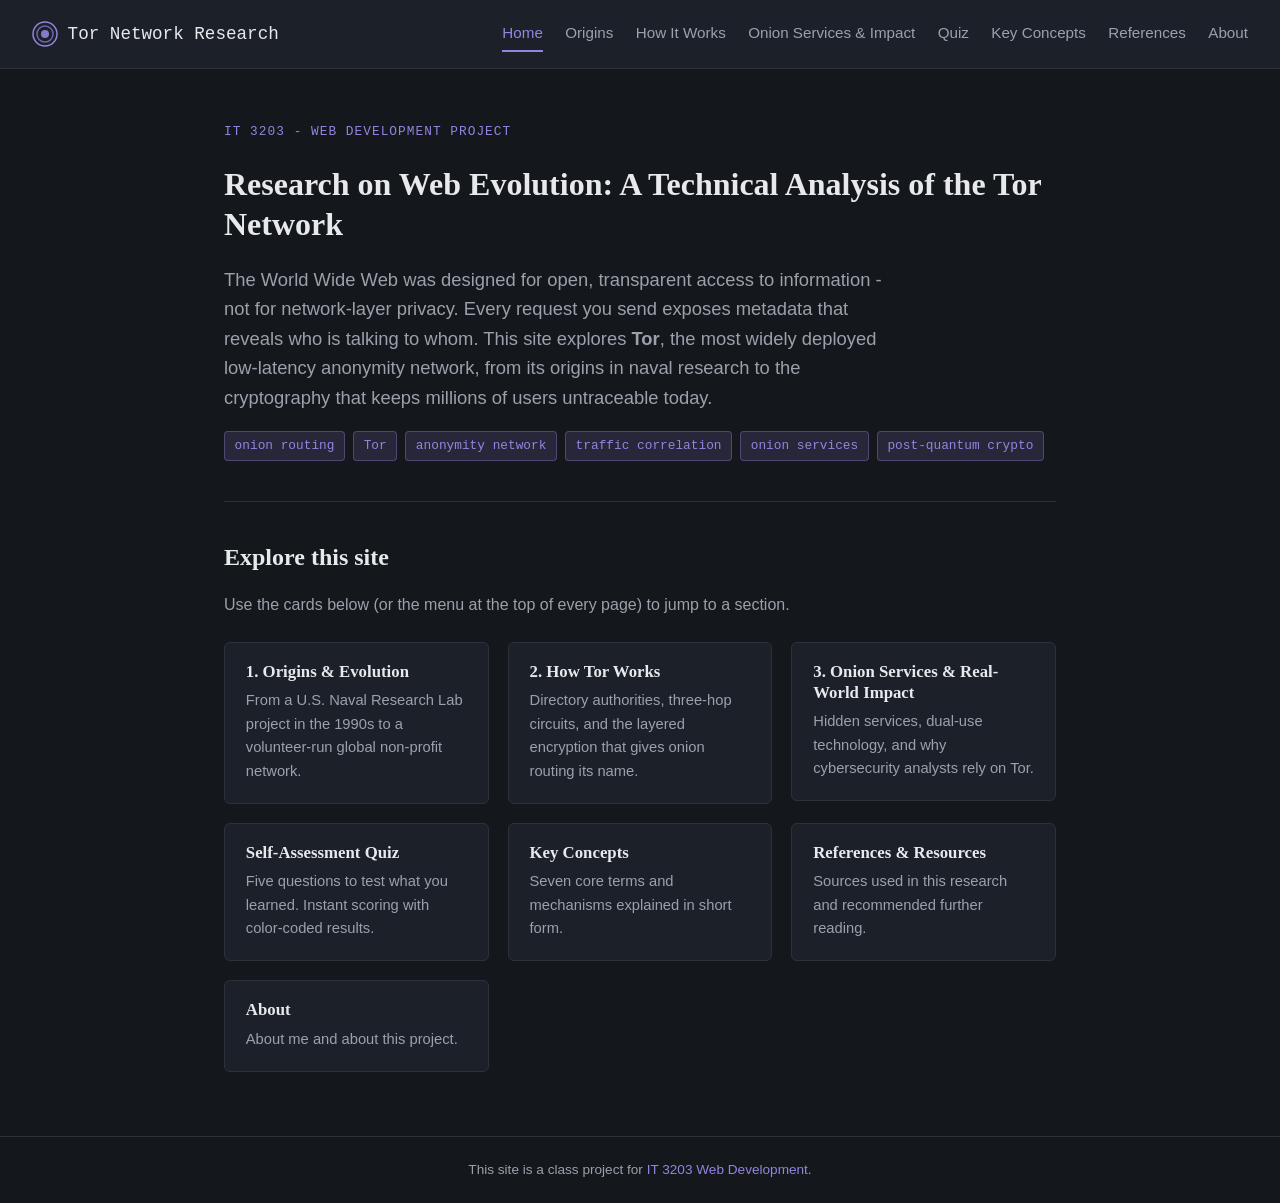
<file: index.html>
<!DOCTYPE html>
<html lang="en">
<head>
  <meta charset="UTF-8">
  <meta name="viewport" content="width=device-width, initial-scale=1.0">
  <title>Onion Routing Explained | Tor Network Research</title>
  <link rel="stylesheet" href="css/style.css">
</head>
<body>

  <!-- - Site header / consistent nav (same block on every page) - -->
  <header id="site-header">
    <div class="logo">
      <img src="images/logo-ring.svg" alt="" class="ring" width="26" height="26">
      Tor Network Research
    </div>
    <button id="nav-toggle" class="nav-toggle" aria-label="Toggle menu" aria-expanded="false">
      <span></span><span></span><span></span>
    </button>
    <nav class="main-nav">
      <a href="index.html" class="active">Home</a>
      <a href="topic1.html">Origins</a>
      <a href="topic2.html">How It Works</a>
      <a href="topic3.html">Onion Services &amp; Impact</a>
      <a href="quiz.html">Quiz</a>
      <a href="key-concepts.html">Key Concepts</a>
      <a href="references.html">References</a>
      <a href="about.html">About</a>
    </nav>
  </header>

  <main>
    <!-- - Homepage / cover page - -->
    <p class="eyebrow">IT 3203 - Web Development Project</p>
    <h1>Research on Web Evolution: A Technical Analysis of the Tor Network</h1>

    <p class="lede">
      The World Wide Web was designed for open, transparent access to information -
      not for network-layer privacy. Every request you send exposes metadata that
      reveals who is talking to whom. This site explores <strong>Tor</strong>, the most
      widely deployed low-latency anonymity network, from its origins in naval research
      to the cryptography that keeps millions of users untraceable today.
    </p>

    <div class="key-terms">
      <span>onion routing</span>
      <span>Tor</span>
      <span>anonymity network</span>
      <span>traffic correlation</span>
      <span>onion services</span>
      <span>post-quantum crypto</span>
    </div>

    <hr class="divider">

    <h2>Explore this site</h2>
    <p class="lede lede-sub">
      Use the cards below (or the menu at the top of every page) to jump to a section.
    </p>

    <!-- Table of contents: implemented as a CSS Grid of cards -->
    <div class="toc-grid">
      <a href="topic1.html" class="toc-link">
        <div class="toc-card">
          <h3>1. Origins &amp; Evolution</h3>
          <p>From a U.S. Naval Research Lab project in the 1990s to a volunteer-run
             global non-profit network.</p>
        </div>
      </a>
      <a href="topic2.html" class="toc-link">
        <div class="toc-card">
          <h3>2. How Tor Works</h3>
          <p>Directory authorities, three-hop circuits, and the layered encryption
             that gives onion routing its name.</p>
        </div>
      </a>
      <a href="topic3.html" class="toc-link">
        <div class="toc-card">
          <h3>3. Onion Services &amp; Real-World Impact</h3>
          <p>Hidden services, dual-use technology, and why cybersecurity analysts
             rely on Tor.</p>
        </div>
      </a>
      <a href="quiz.html" class="toc-link">
        <div class="toc-card">
          <h3>Self-Assessment Quiz</h3>
          <p>Five questions to test what you learned. Instant scoring with
             color-coded results.</p>
        </div>
      </a>
      <a href="key-concepts.html" class="toc-link">
        <div class="toc-card">
          <h3>Key Concepts</h3>
          <p>Seven core terms and mechanisms explained in short form.</p>
        </div>
      </a>
      <a href="references.html" class="toc-link">
        <div class="toc-card">
          <h3>References &amp; Resources</h3>
          <p>Sources used in this research and recommended further reading.</p>
        </div>
      </a>
      <a href="about.html" class="toc-link">
        <div class="toc-card">
          <h3>About</h3>
          <p>About me and about this project.</p>
        </div>
      </a>
    </div>
  </main>

  <!-- - Footer: required class-project notice - -->
  <footer>
    This site is a class project for
    <a href="https://ksuweb.github.io/IT3203/" target="_blank" rel="noopener">IT 3203 Web Development</a>.
  </footer>

  <script src="js/main.js"></script>
</body>
</html>
</file>
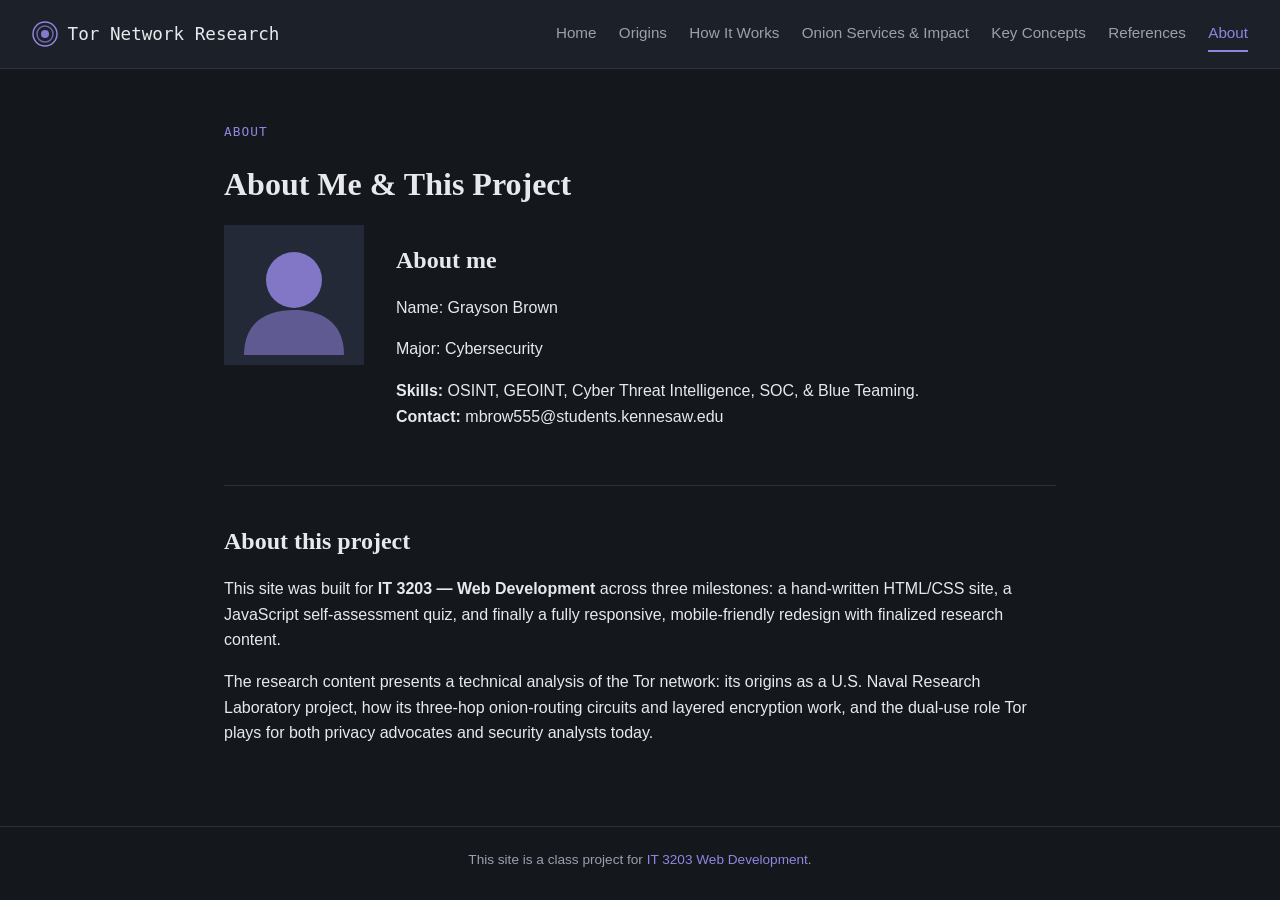
<file: about.html>
<!DOCTYPE html>
<html lang="en">
<head> 
  <meta charset="UTF-8"> 
  <meta name="viewport" content="width=device-width, initial-scale=1.0">
  <title>About | Tor Network Research</title>
  <link rel="stylesheet" href="css/style.css">
</head>
<body>

  <header id="site-header">
    <div class="logo">
      <img src="images/logo-ring.svg" alt="" class="ring" width="26" height="26">
      Tor Network Research
    </div>
    <button id="nav-toggle" class="nav-toggle" aria-label="Toggle menu" aria-expanded="false">
      <span></span><span></span><span></span>
    </button>
    <nav class="main-nav">
      <a href="index.html">Home</a>
      <a href="topic1.html">Origins</a>
      <a href="topic2.html">How It Works</a>
      <a href="topic3.html">Onion Services &amp; Impact</a>
      <a href="key-concepts.html">Key Concepts</a>
      <a href="references.html">References</a>
      <a href="about.html" class="active">About</a>
    </nav>
  </header>

  <main>
    <p class="eyebrow">About</p>
    <h1>About Me &amp; This Project</h1>

    <div class="about-layout">
      <img src="images/avatar.svg" class="avatar-ring">
      <div>
        <h2>About me</h2>
    
        <p>
          Name: Grayson Brown
        </p>
        <p>
          Major: Cybersecurity
        </p>
        <p>
          <strong>Skills:</strong> OSINT, GEOINT, Cyber Threat Intelligence, SOC, & Blue Teaming. <br>
          <strong>Contact:</strong> mbrow555@students.kennesaw.edu
        </p>
      </div>
    </div>

    <hr class="divider">

    <h2>About this project</h2>
    <p>
      This site was built for <strong>IT 3203 &mdash; Web Development</strong>
      across three milestones: a hand-written HTML/CSS site, a JavaScript
      self-assessment quiz, and finally a fully responsive, mobile-friendly
      redesign with finalized research content.
    </p>
    <p>
      The research content presents a technical analysis of the Tor network:
      its origins as a U.S. Naval Research Laboratory project, how its
      three-hop onion-routing circuits and layered encryption work, and the
      dual-use role Tor plays for both privacy advocates and security
      analysts today.
    </p>
  </main>

  <footer>
    This site is a class project for
    <a href="https://ksuweb.github.io/IT3203/" target="_blank" rel="noopener">IT 3203 Web Development</a>.
  </footer>

  <script src="js/main.js"></script>
</body>
</html>
</file>
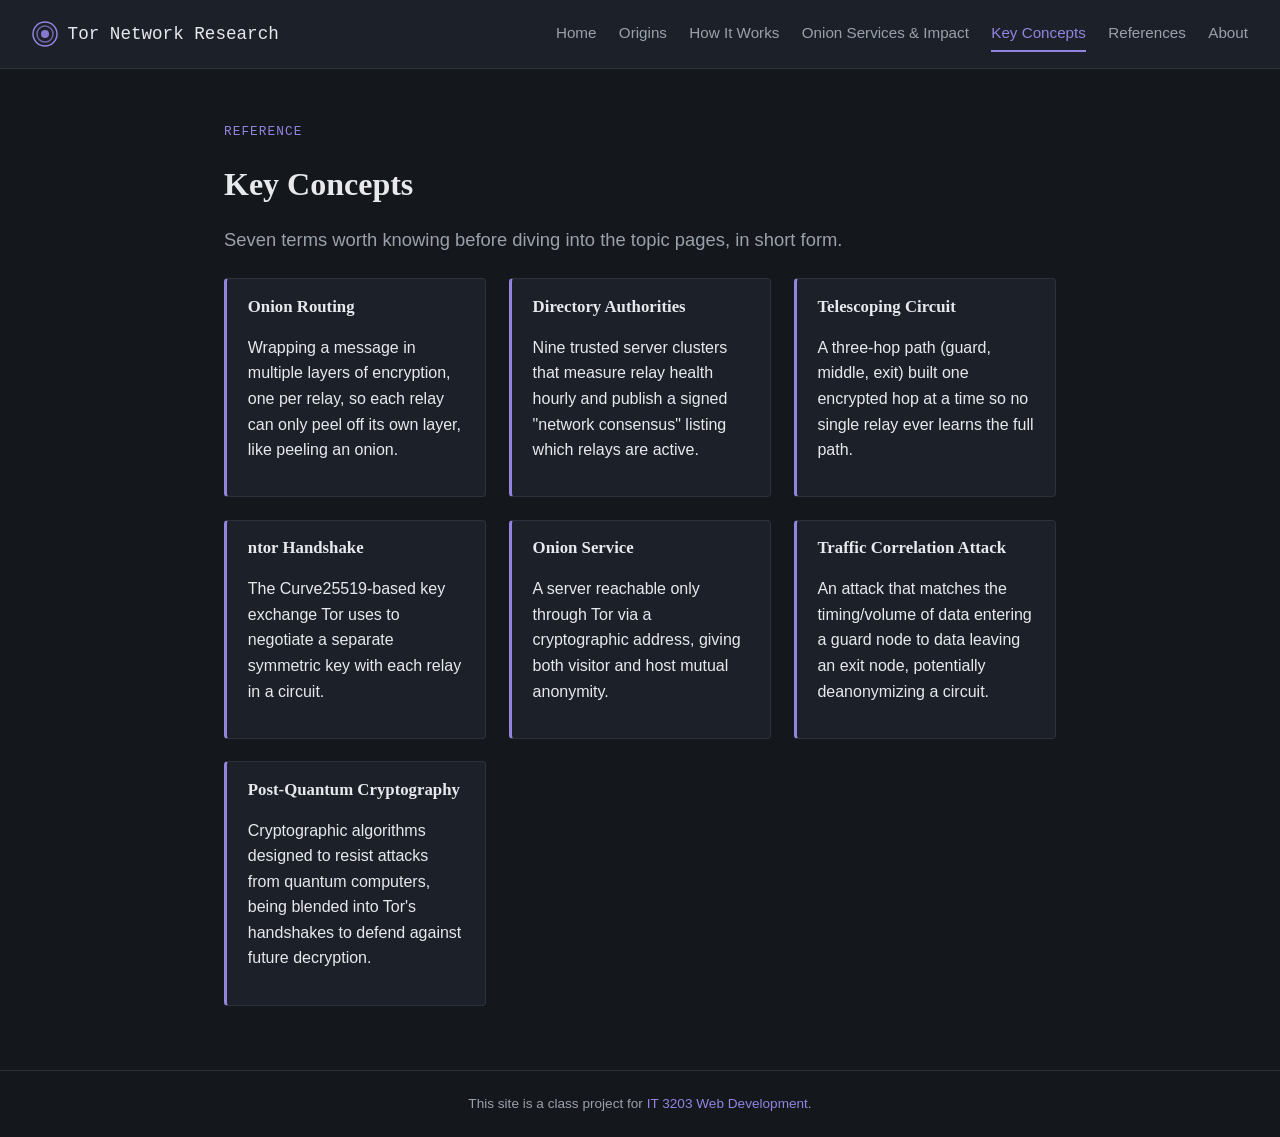
<file: key-concepts.html>
<!DOCTYPE html>
<html lang="en">
<head>
  <meta charset="UTF-8">
  <meta name="viewport" content="width=device-width, initial-scale=1.0">
  <title>Key Concepts | Tor Network Research</title>
  <link rel="stylesheet" href="css/style.css">
</head>
<body>

  <header id="site-header">
    <div class="logo">
      <img src="images/logo-ring.svg" alt="" class="ring" width="26" height="26">
      Tor Network Research
    </div>
    <button id="nav-toggle" class="nav-toggle" aria-label="Toggle menu" aria-expanded="false">
      <span></span><span></span><span></span>
    </button>
    <nav class="main-nav">
      <a href="index.html">Home</a>
      <a href="topic1.html">Origins</a>
      <a href="topic2.html">How It Works</a>
      <a href="topic3.html">Onion Services &amp; Impact</a>
      <a href="key-concepts.html" class="active">Key Concepts</a>
      <a href="references.html">References</a>
      <a href="about.html">About</a>
    </nav>
  </header>

  <main>
    <p class="eyebrow">Reference</p>
    <h1>Key Concepts</h1>
    <p class="lede">
      Seven terms worth knowing before diving into the topic pages, in short form.
    </p>

    <!-- CSS Grid of concept cards -->
    <div class="concept-grid">
      <div class="concept-card">
        <h3>Onion Routing</h3>
        <p>Wrapping a message in multiple layers of encryption, one per relay, so each
           relay can only peel off its own layer, like peeling an onion.</p>
      </div>
      <div class="concept-card">
        <h3>Directory Authorities</h3>
        <p>Nine trusted server clusters that measure relay health hourly and publish a
           signed "network consensus" listing which relays are active.</p>
      </div>
      <div class="concept-card">
        <h3>Telescoping Circuit</h3>
        <p>A three-hop path (guard, middle, exit) built one encrypted hop at a time so
           no single relay ever learns the full path.</p>
      </div>
      <div class="concept-card">
        <h3>ntor Handshake</h3>
        <p>The Curve25519-based key exchange Tor uses to negotiate a separate
           symmetric key with each relay in a circuit.</p>
      </div>
      <div class="concept-card">
        <h3>Onion Service</h3>
        <p>A server reachable only through Tor via a cryptographic address, giving
           both visitor and host mutual anonymity.</p>
      </div>
      <div class="concept-card">
        <h3>Traffic Correlation Attack</h3>
        <p>An attack that matches the timing/volume of data entering a guard node to
           data leaving an exit node, potentially deanonymizing a circuit.</p>
      </div>
      <div class="concept-card">
        <h3>Post-Quantum Cryptography</h3>
        <p>Cryptographic algorithms designed to resist attacks from quantum computers,
           being blended into Tor's handshakes to defend against future decryption.</p>
      </div>
    </div>
  </main>

  <footer>
    This site is a class project for
    <a href="https://ksuweb.github.io/IT3203/" target="_blank" rel="noopener">IT 3203 Web Development</a>.
  </footer>

  <script src="js/main.js"></script>
</body>
</html>
</file>
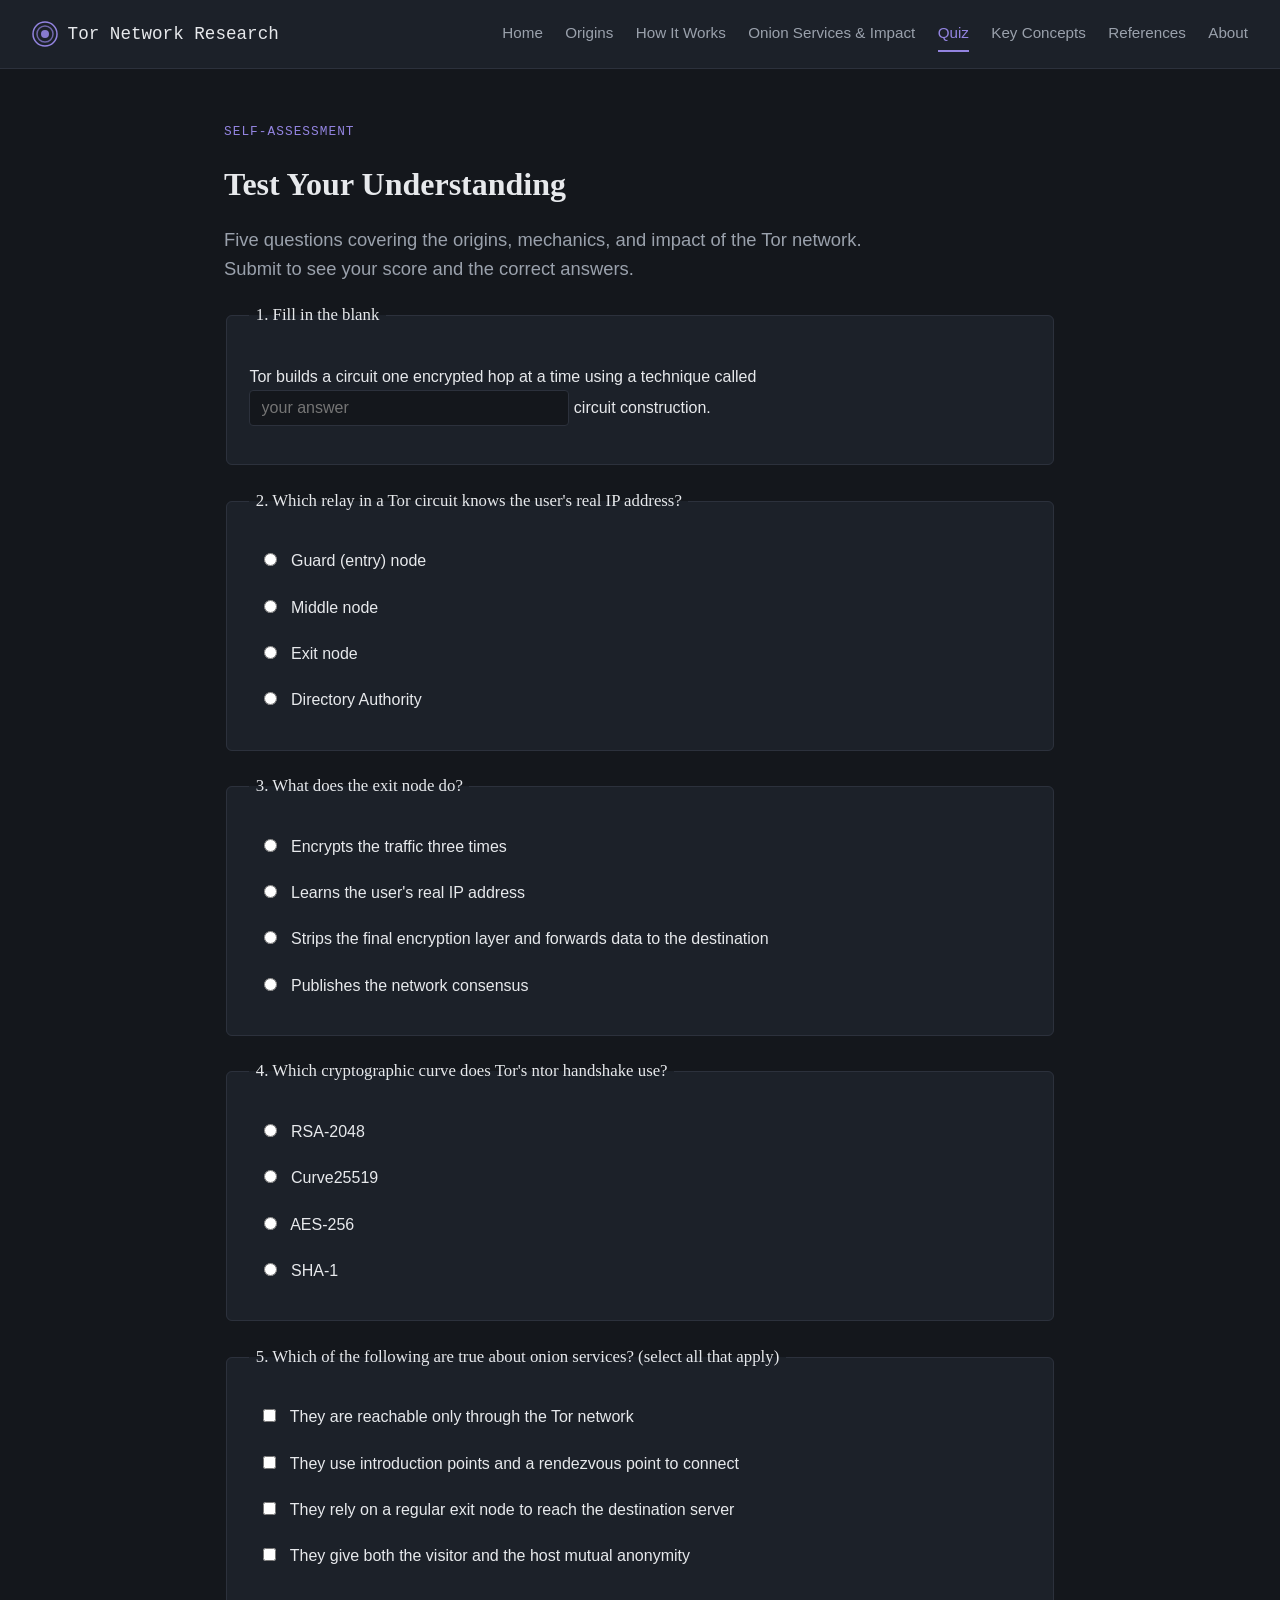
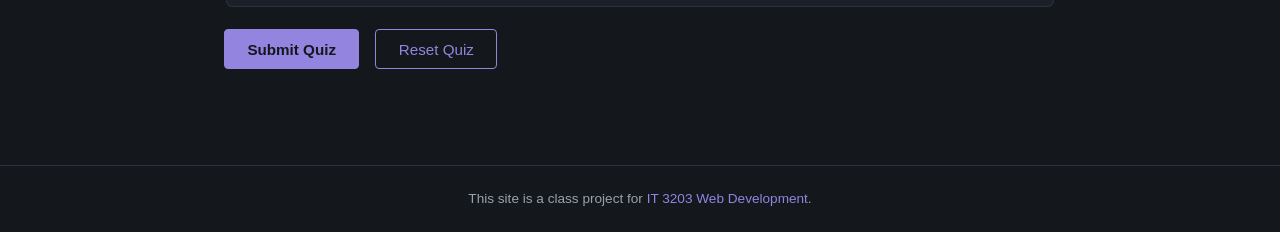
<file: quiz.html>
<!DOCTYPE html>
<html lang="en">
<head>
  <meta charset="UTF-8">
  <meta name="viewport" content="width=device-width, initial-scale=1.0">
  <title>Quiz | Tor Network Research</title>
  <link rel="stylesheet" href="css/style.css">
</head>
<body>

  <header id="site-header">
    <div class="logo">
      <img src="images/logo-ring.svg" alt="" class="ring" width="26" height="26">
      Tor Network Research
    </div>
    <button id="nav-toggle" class="nav-toggle" aria-label="Toggle menu" aria-expanded="false">
      <span></span><span></span><span></span>
    </button>
    <nav class="main-nav">
      <a href="index.html">Home</a>
      <a href="topic1.html">Origins</a>
      <a href="topic2.html">How It Works</a>
      <a href="topic3.html">Onion Services &amp; Impact</a>
      <a href="quiz.html" class="active">Quiz</a>
      <a href="key-concepts.html">Key Concepts</a>
      <a href="references.html">References</a>
      <a href="about.html">About</a>
    </nav>
  </header>

  <main>
    <p class="eyebrow">Self-Assessment</p>
    <h1>Test Your Understanding</h1>
    <p class="lede">
      Five questions covering the origins, mechanics, and impact of the Tor
      network. Submit to see your score and the correct answers.
    </p>

    <!--
      QUIZ FORM
      - Q1 is fill-in-the-blank (text input)
      - Q2, Q3, Q4 are multiple-choice, single answer (radio buttons)
      - Q5 is multi-select, more than one correct answer (checkboxes)
      The form's normal submit is intercepted in js/main.js so the page
      doesn't reload; that's what lets us show results instantly below.
    -->
    <form id="quiz-form" class="quiz-form">

      <!-- Question 1: fill in the blank -->
      <fieldset>
        <legend>1. Fill in the blank</legend>
        <p>
          Tor builds a circuit one encrypted hop at a time using a technique
          called
          <input type="text" id="q1" name="q1" placeholder="your answer">
          circuit construction.
        </p>
      </fieldset>

      <!-- Question 2: multiple choice, single correct answer -->
      <fieldset>
        <legend>2. Which relay in a Tor circuit knows the user's real IP address?</legend>
        <label class="option">
          <input type="radio" name="q2" value="guard"> Guard (entry) node
        </label>
        <label class="option">
          <input type="radio" name="q2" value="middle"> Middle node
        </label>
        <label class="option">
          <input type="radio" name="q2" value="exit"> Exit node
        </label>
        <label class="option">
          <input type="radio" name="q2" value="directory"> Directory Authority
        </label>
      </fieldset>

      <!-- Question 3: multiple choice, single correct answer -->
      <fieldset>
        <legend>3. What does the exit node do?</legend>
        <label class="option">
          <input type="radio" name="q3" value="encrypt"> Encrypts the traffic three times
        </label>
        <label class="option">
          <input type="radio" name="q3" value="ip"> Learns the user's real IP address
        </label>
        <label class="option">
          <input type="radio" name="q3" value="strip"> Strips the final encryption layer and forwards data to the destination
        </label>
        <label class="option">
          <input type="radio" name="q3" value="consensus"> Publishes the network consensus
        </label>
      </fieldset>

      <!-- Question 4: multiple choice, single correct answer -->
      <fieldset>
        <legend>4. Which cryptographic curve does Tor's ntor handshake use?</legend>
        <label class="option">
          <input type="radio" name="q4" value="rsa"> RSA-2048
        </label>
        <label class="option">
          <input type="radio" name="q4" value="curve25519"> Curve25519
        </label>
        <label class="option">
          <input type="radio" name="q4" value="aes"> AES-256
        </label>
        <label class="option">
          <input type="radio" name="q4" value="sha1"> SHA-1
        </label>
      </fieldset>

      <!-- Question 5: multi-select, more than one correct answer -->
      <fieldset>
        <legend>5. Which of the following are true about onion services? (select all that apply)</legend>
        <label class="option">
          <input type="checkbox" name="q5" value="a"> They are reachable only through the Tor network
        </label>
        <label class="option">
          <input type="checkbox" name="q5" value="b"> They use introduction points and a rendezvous point to connect
        </label>
        <label class="option">
          <input type="checkbox" name="q5" value="c"> They rely on a regular exit node to reach the destination server
        </label>
        <label class="option">
          <input type="checkbox" name="q5" value="d"> They give both the visitor and the host mutual anonymity
        </label>
      </fieldset>

      <div class="quiz-buttons">
        <button type="submit" class="btn btn-primary">Submit Quiz</button>
        <button type="button" id="reset-btn" class="btn btn-secondary">Reset Quiz</button>
      </div>
    </form>

    <!-- Results are injected here by JavaScript after submission -->
    <div id="quiz-results"></div>
  </main>

  <footer>
    This site is a class project for
    <a href="https://ksuweb.github.io/IT3203/" target="_blank" rel="noopener">IT 3203 Web Development</a>.
  </footer>

  <script src="js/main.js"></script>
</body>
</html>
</file>
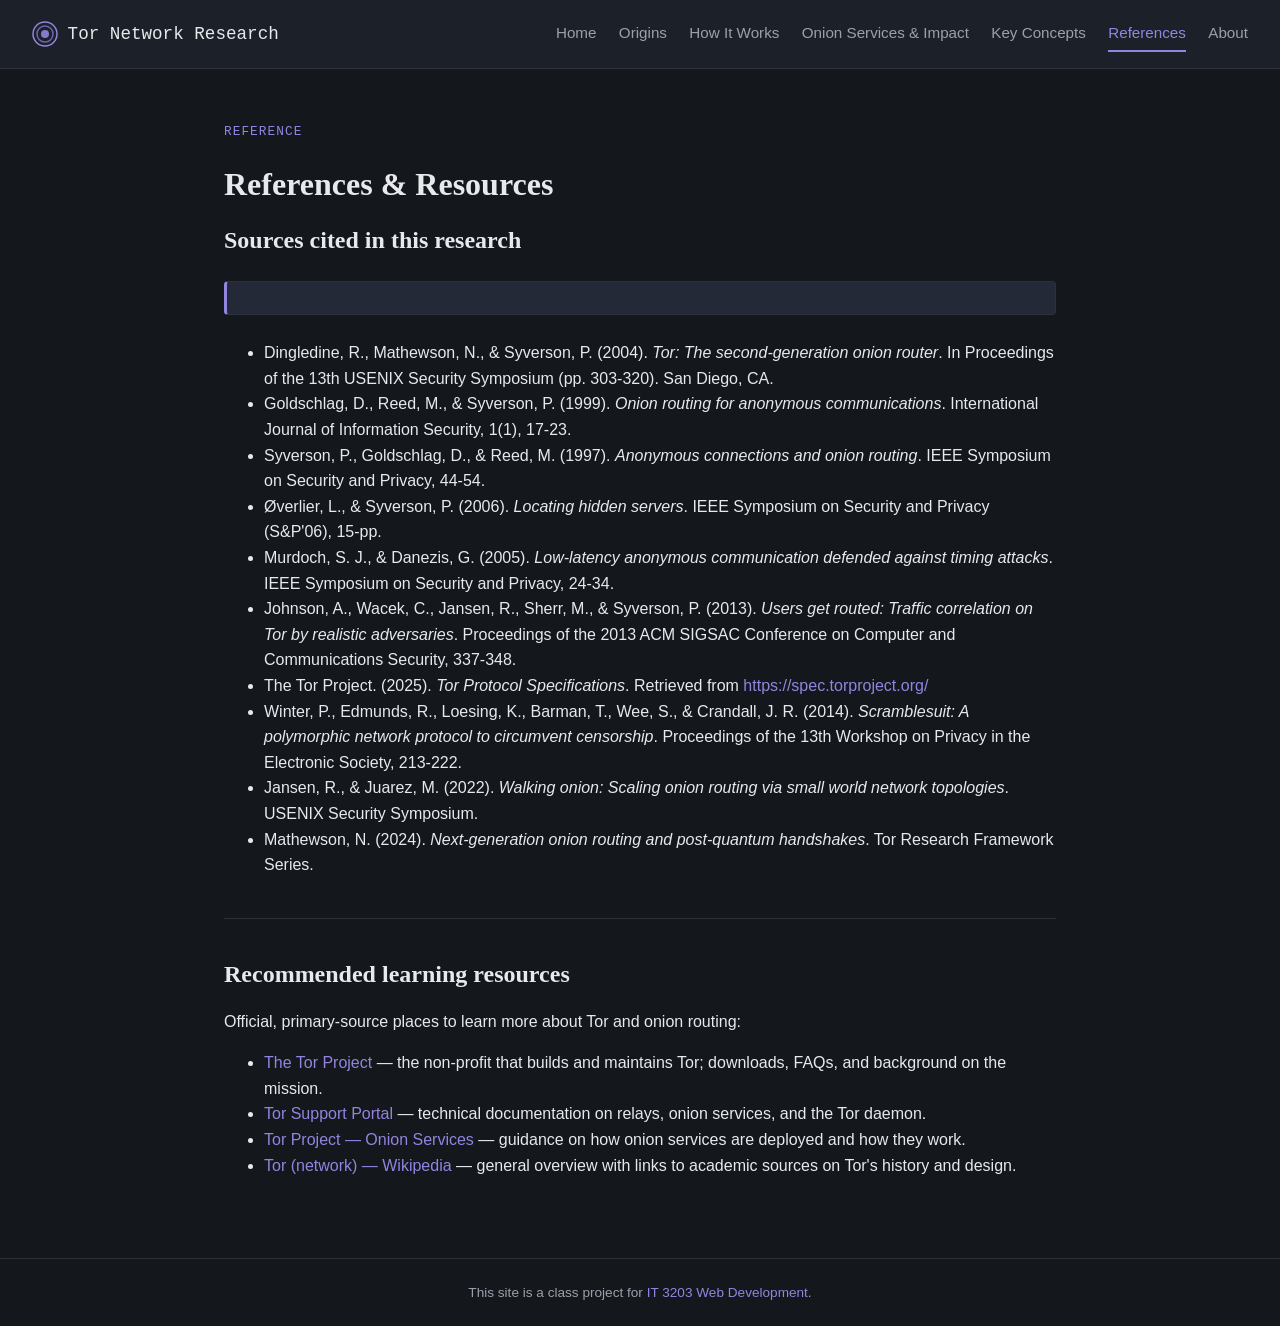
<file: references.html>
<!DOCTYPE html>
<html lang="en">
<head>
  <meta charset="UTF-8">
  <meta name="viewport" content="width=device-width, initial-scale=1.0">
  <title>References &amp; Resources | Tor Network Research</title>
  <link rel="stylesheet" href="css/style.css">
</head>
<body>

  <header id="site-header">
    <div class="logo">
      <img src="images/logo-ring.svg" alt="" class="ring" width="26" height="26">
      Tor Network Research
    </div>
    <button id="nav-toggle" class="nav-toggle" aria-label="Toggle menu" aria-expanded="false">
      <span></span><span></span><span></span>
    </button>
    <nav class="main-nav">
      <a href="index.html">Home</a>
      <a href="topic1.html">Origins</a>
      <a href="topic2.html">How It Works</a>
      <a href="topic3.html">Onion Services &amp; Impact</a>
      <a href="key-concepts.html">Key Concepts</a>
      <a href="references.html" class="active">References</a>
      <a href="about.html">About</a>
    </nav>
  </header>

  <main>
    <p class="eyebrow">Reference</p>
    <h1>References &amp; Resources</h1>

    <h2>Sources cited in this research</h2>
    <div class="callout">
    </div>
    <ul>
  <li>Dingledine, R., Mathewson, N., &amp; Syverson, P. (2004). <em>Tor: The second-generation onion router</em>. In Proceedings of the 13th USENIX Security Symposium (pp. 303-320). San Diego, CA.</li>
  <li>Goldschlag, D., Reed, M., &amp; Syverson, P. (1999). <em>Onion routing for anonymous communications</em>. International Journal of Information Security, 1(1), 17-23.</li>
  <li>Syverson, P., Goldschlag, D., &amp; Reed, M. (1997). <em>Anonymous connections and onion routing</em>. IEEE Symposium on Security and Privacy, 44-54.</li>
  <li>&Oslash;verlier, L., &amp; Syverson, P. (2006). <em>Locating hidden servers</em>. IEEE Symposium on Security and Privacy (S&amp;P'06), 15-pp.</li>
  <li>Murdoch, S. J., &amp; Danezis, G. (2005). <em>Low-latency anonymous communication defended against timing attacks</em>. IEEE Symposium on Security and Privacy, 24-34.</li>
  <li>Johnson, A., Wacek, C., Jansen, R., Sherr, M., &amp; Syverson, P. (2013). <em>Users get routed: Traffic correlation on Tor by realistic adversaries</em>. Proceedings of the 2013 ACM SIGSAC Conference on Computer and Communications Security, 337-348.</li>
  <li>The Tor Project. (2025). <em>Tor Protocol Specifications</em>. Retrieved from <a href="https://spec.torproject.org/" target="_blank">https://spec.torproject.org/</a></li>
  <li>Winter, P., Edmunds, R., Loesing, K., Barman, T., Wee, S., &amp; Crandall, J. R. (2014). <em>Scramblesuit: A polymorphic network protocol to circumvent censorship</em>. Proceedings of the 13th Workshop on Privacy in the Electronic Society, 213-222.</li>
  <li>Jansen, R., &amp; Juarez, M. (2022). <em>Walking onion: Scaling onion routing via small world network topologies</em>. USENIX Security Symposium.</li>
  <li>Mathewson, N. (2024). <em>Next-generation onion routing and post-quantum handshakes</em>. Tor Research Framework Series.</li>
</ul>
    <hr class="divider">

    <h2>Recommended learning resources</h2>
    <p>Official, primary-source places to learn more about Tor and onion routing:</p>
    <ul>
      <li>
        <a href="https://www.torproject.org/" target="_blank" rel="noopener">The Tor Project</a>
        &mdash; the non-profit that builds and maintains Tor; downloads, FAQs, and background on the mission.
      </li>
      <li>
        <a href="https://support.torproject.org/" target="_blank" rel="noopener">Tor Support Portal</a>
        &mdash; technical documentation on relays, onion services, and the Tor daemon.
      </li>
      <li>
        <a href="https://community.torproject.org/onion-services/" target="_blank" rel="noopener">Tor Project &mdash; Onion Services</a>
        &mdash; guidance on how onion services are deployed and how they work.
      </li>
      <li>
        <a href="https://en.wikipedia.org/wiki/Tor_(network)" target="_blank" rel="noopener">Tor (network) &mdash; Wikipedia</a>
        &mdash; general overview with links to academic sources on Tor's history and design.
      </li>
    </ul>
  </main>

  <footer>
    This site is a class project for
    <a href="https://ksuweb.github.io/IT3203/" target="_blank" rel="noopener">IT 3203 Web Development</a>.
  </footer>

  <script src="js/main.js"></script>
</body>
</html>
</file>
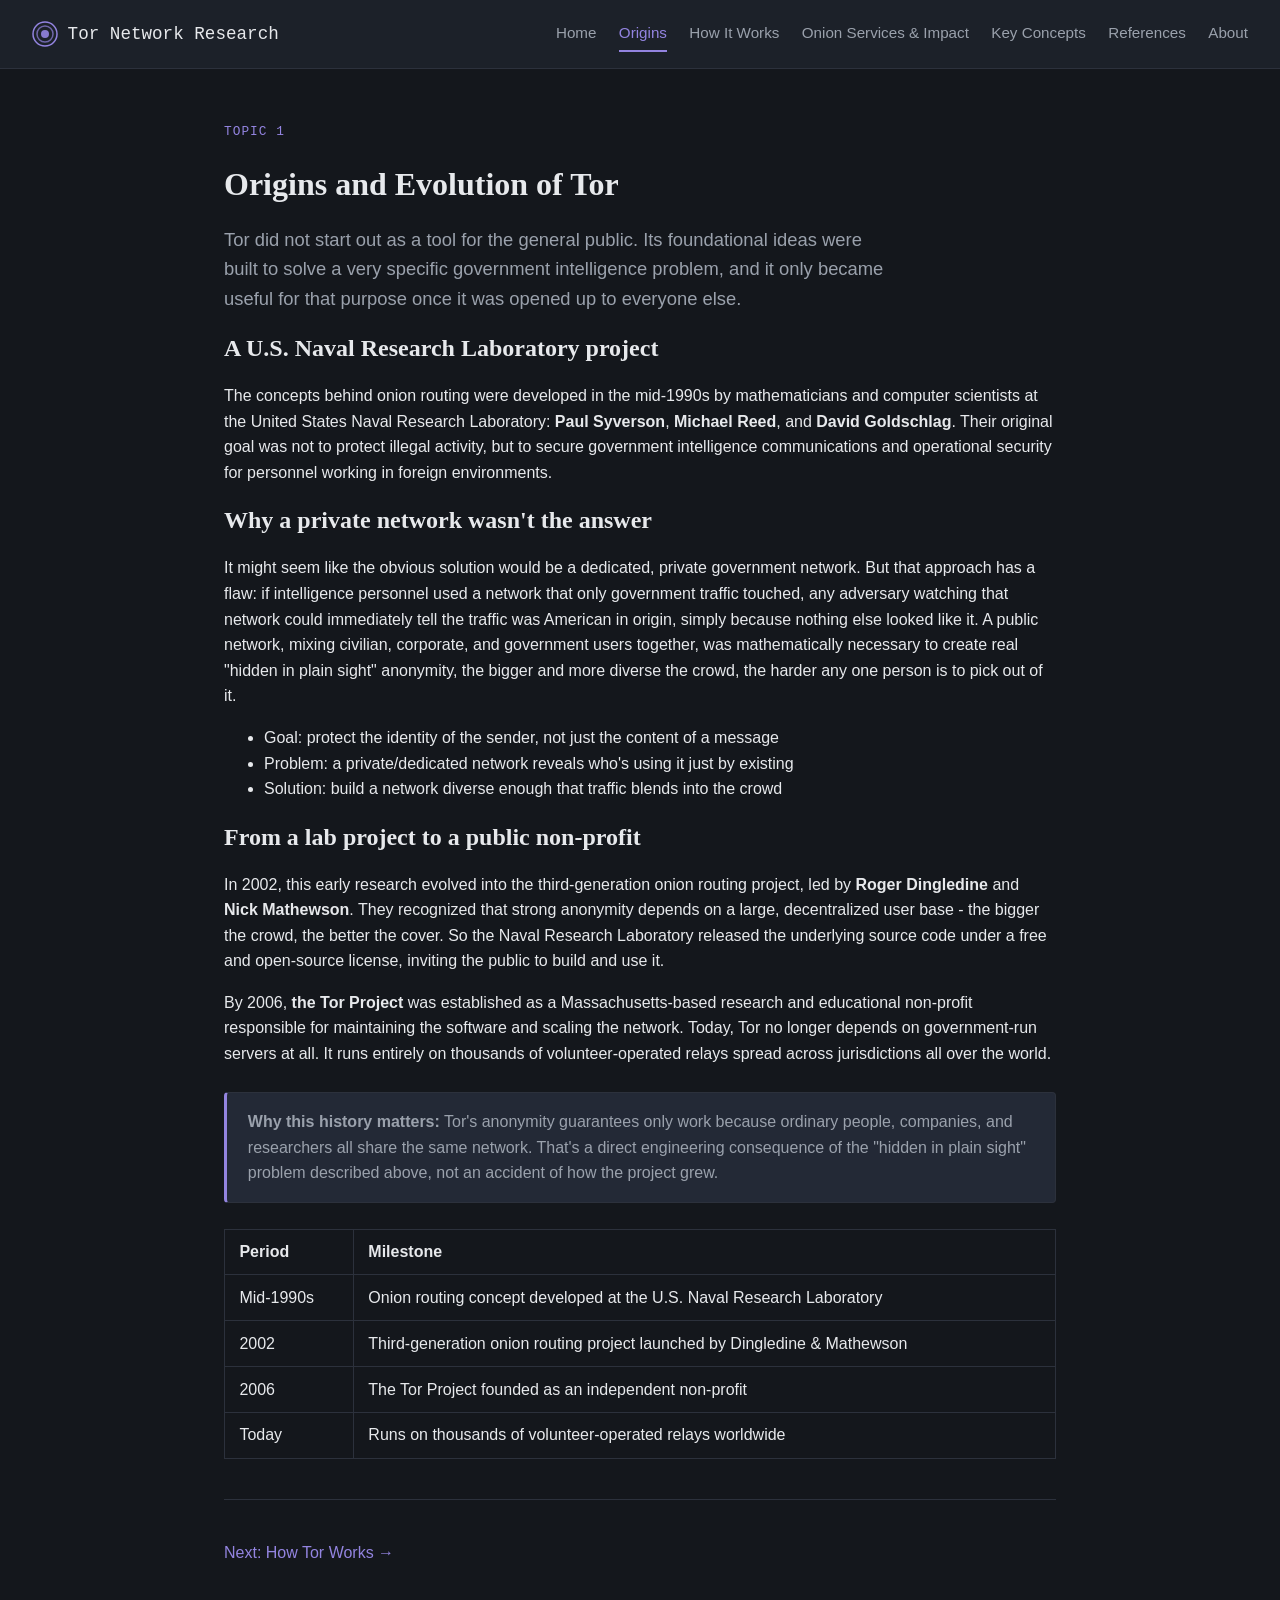
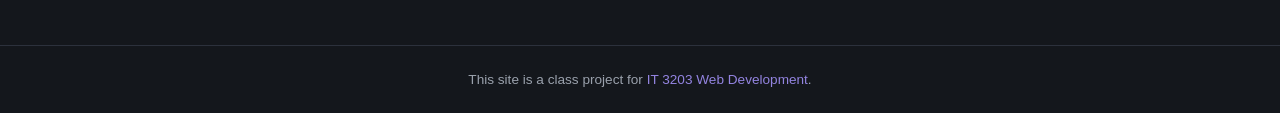
<file: topic1.html>
<!DOCTYPE html>
<html lang="en">
<head>
  <meta charset="UTF-8">
  <meta name="viewport" content="width=device-width, initial-scale=1.0">
  <title>Origins &amp; Evolution | Tor Network Research</title>
  <link rel="stylesheet" href="css/style.css">
</head>
<body>

  <header id="site-header">
    <div class="logo">
      <img src="images/logo-ring.svg" alt="" class="ring" width="26" height="26">
      Tor Network Research
    </div>
    <button id="nav-toggle" class="nav-toggle" aria-label="Toggle menu" aria-expanded="false">
      <span></span><span></span><span></span>
    </button>
    <nav class="main-nav">
      <a href="index.html">Home</a>
      <a href="topic1.html" class="active">Origins</a>
      <a href="topic2.html">How It Works</a>
      <a href="topic3.html">Onion Services &amp; Impact</a>
      <a href="key-concepts.html">Key Concepts</a>
      <a href="references.html">References</a>
      <a href="about.html">About</a>
    </nav>
  </header>

  <main>
    <p class="eyebrow">Topic 1</p>
    <h1>Origins and Evolution of Tor</h1>
    <p class="lede">
      Tor did not start out as a tool for the general public. Its foundational ideas
      were built to solve a very specific government intelligence problem, and it
      only became useful for that purpose once it was opened up to everyone else.
    </p>

    <h2>A U.S. Naval Research Laboratory project</h2>
    <p>
      The concepts behind onion routing were developed in the mid-1990s by
      mathematicians and computer scientists at the United States Naval Research
      Laboratory: <strong>Paul Syverson</strong>, <strong>Michael Reed</strong>, and
      <strong>David Goldschlag</strong>. Their original goal was not to protect illegal
      activity, but to secure government intelligence communications and operational
      security for personnel working in foreign environments.
    </p>

    <h2>Why a private network wasn't the answer</h2>
    <p>
      It might seem like the obvious solution would be a dedicated, private government
      network. But that approach has a flaw: if intelligence personnel used a network
      that only government traffic touched, any adversary watching that network could
      immediately tell the traffic was American in origin, simply because nothing else
      looked like it. A public network, mixing civilian, corporate, and government
      users together, was mathematically necessary to create real "hidden in plain
      sight" anonymity, the bigger and more diverse the crowd, the harder any one
      person is to pick out of it.
    </p>

    <ul>
      <li>Goal: protect the identity of the sender, not just the content of a message</li>
      <li>Problem: a private/dedicated network reveals who's using it just by existing</li>
      <li>Solution: build a network diverse enough that traffic blends into the crowd</li>
    </ul>

    <h2>From a lab project to a public non-profit</h2>
    <p>
      In 2002, this early research evolved into the third-generation onion routing
      project, led by <strong>Roger Dingledine</strong> and <strong>Nick Mathewson</strong>.
      They recognized that strong anonymity depends on a large, decentralized user
      base - the bigger the crowd, the better the cover. So the Naval Research
      Laboratory released the underlying source code under a free and open-source
      license, inviting the public to build and use it.
    </p>
    <p>
      By 2006, <strong>the Tor Project</strong> was established as a Massachusetts-based
      research and educational non-profit responsible for maintaining the software and
      scaling the network. Today, Tor no longer depends on government-run servers at
      all. It runs entirely on thousands of volunteer-operated relays spread across
      jurisdictions all over the world.
    </p>

    <div class="callout">
      <strong>Why this history matters:</strong> Tor's anonymity guarantees only work
      because ordinary people, companies, and researchers all share the same network.
      That's a direct engineering consequence of the "hidden in plain sight" problem
      described above, not an accident of how the project grew.
    </div>

    <div class="table-scroll">
    <table>
      <thead>
        <tr>
          <th>Period</th>
          <th>Milestone</th>
        </tr>
      </thead>
      <tbody>
        <tr>
          <td>Mid-1990s</td>
          <td>Onion routing concept developed at the U.S. Naval Research Laboratory</td>
        </tr>
        <tr>
          <td>2002</td>
          <td>Third-generation onion routing project launched by Dingledine &amp; Mathewson</td>
        </tr>
        <tr>
          <td>2006</td>
          <td>The Tor Project founded as an independent non-profit</td>
        </tr>
        <tr>
          <td>Today</td>
          <td>Runs on thousands of volunteer-operated relays worldwide</td>
        </tr>
      </tbody>
    </table>
    </div>

    <hr class="divider">
    <p><a href="topic2.html">Next: How Tor Works &rarr;</a></p>
  </main>

  <footer>
    This site is a class project for
    <a href="https://ksuweb.github.io/IT3203/" target="_blank" rel="noopener">IT 3203 Web Development</a>.
  </footer>

  <script src="js/main.js"></script>
</body>
</html>
</file>
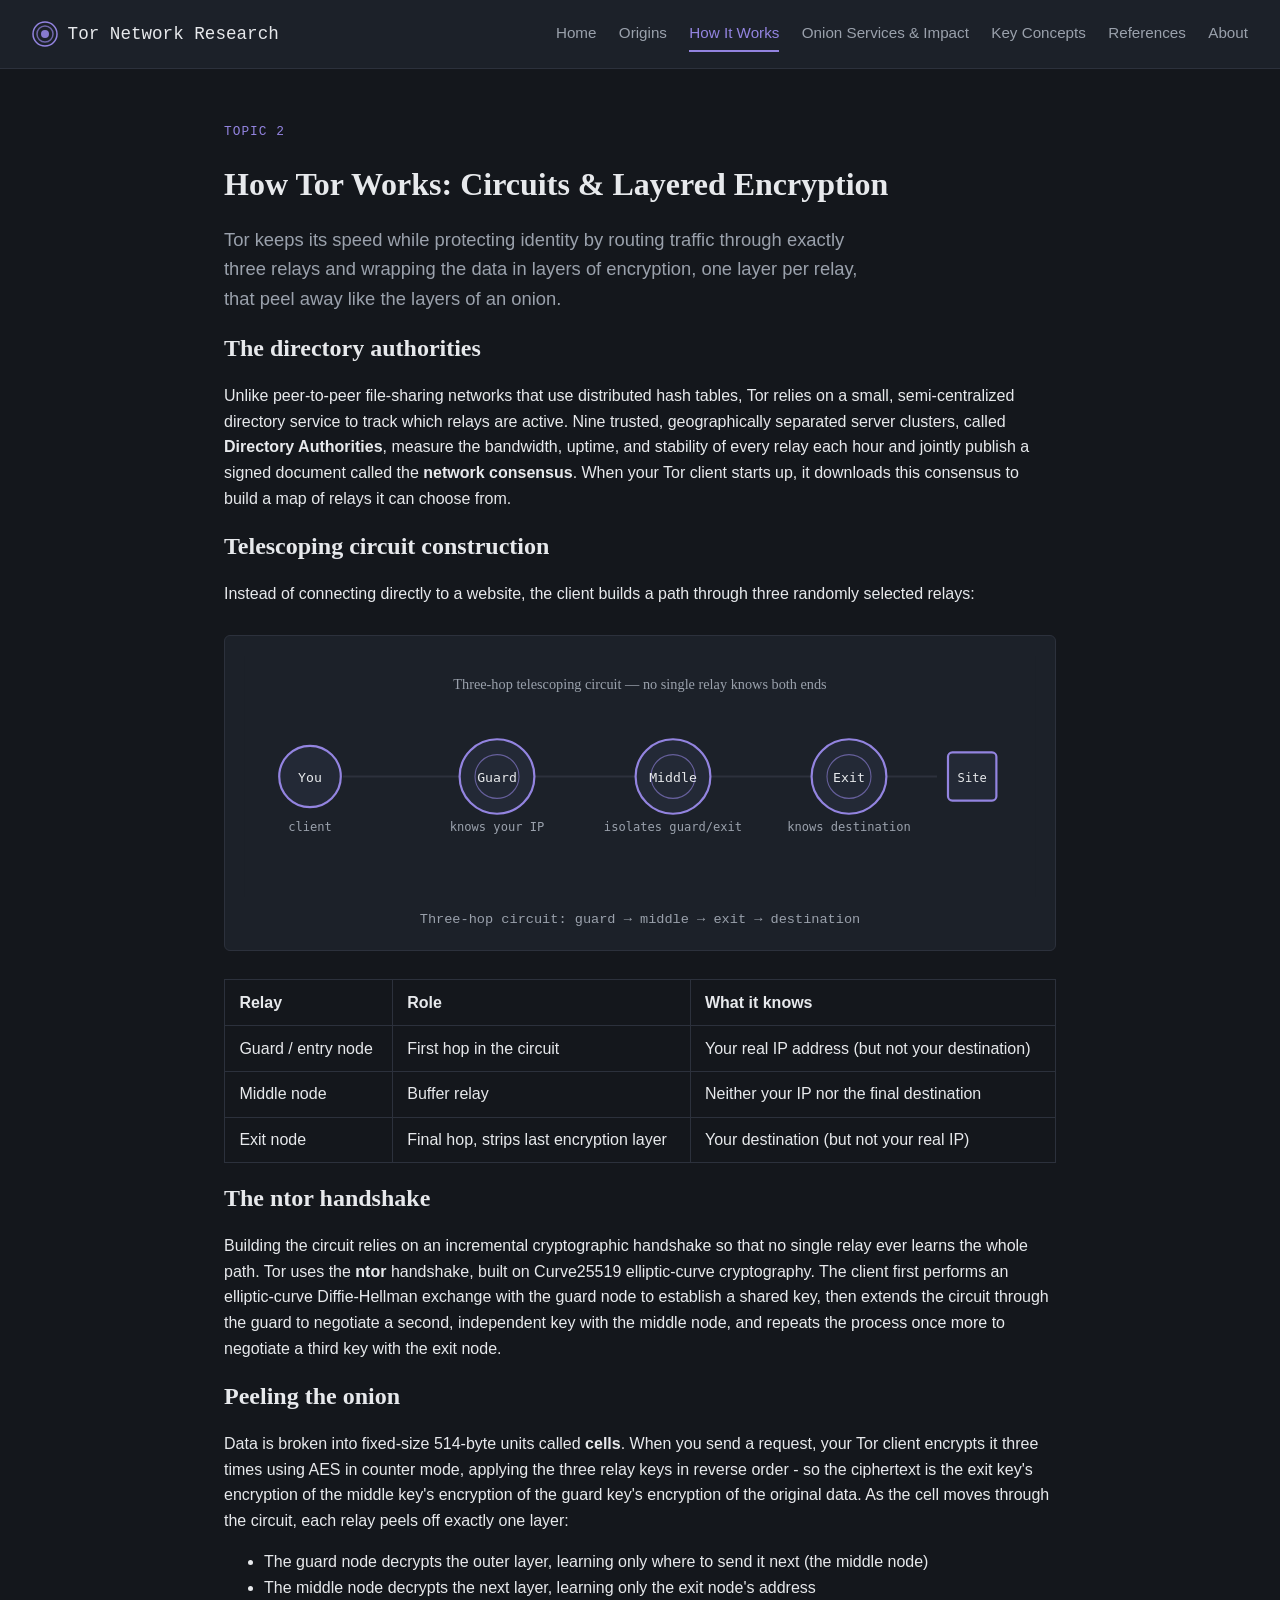
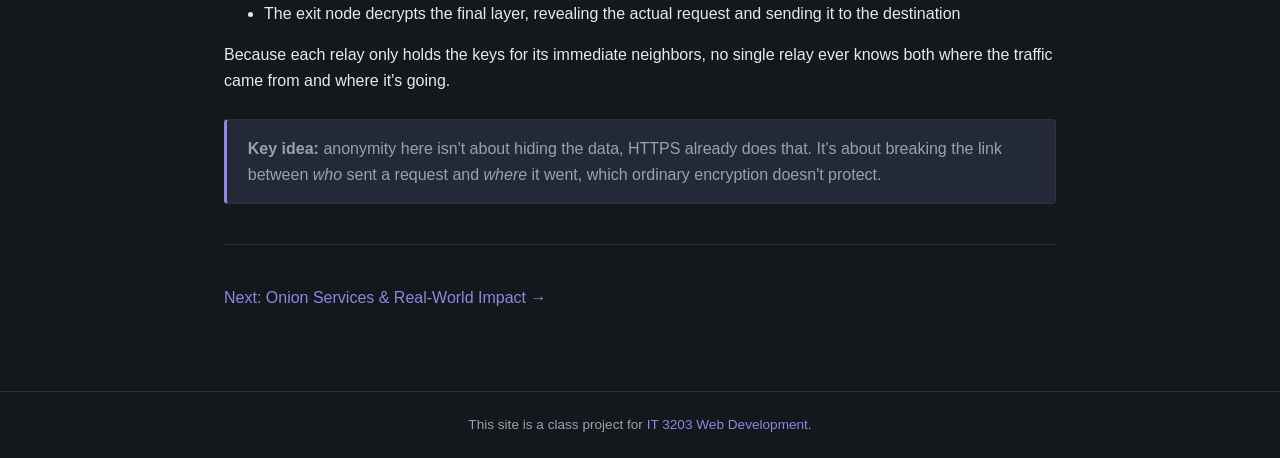
<file: topic2.html>
<!DOCTYPE html>
<html lang="en">
<head>
  <meta charset="UTF-8">
  <meta name="viewport" content="width=device-width, initial-scale=1.0">
  <title>How Tor Works | Tor Network Research</title>
  <link rel="stylesheet" href="css/style.css">
</head>
<body>

  <header id="site-header">
    <div class="logo">
      <img src="images/logo-ring.svg" alt="" class="ring" width="26" height="26">
      Tor Network Research
    </div>
    <button id="nav-toggle" class="nav-toggle" aria-label="Toggle menu" aria-expanded="false">
      <span></span><span></span><span></span>
    </button>
    <nav class="main-nav">
      <a href="index.html">Home</a>
      <a href="topic1.html">Origins</a>
      <a href="topic2.html" class="active">How It Works</a>
      <a href="topic3.html">Onion Services &amp; Impact</a>
      <a href="key-concepts.html">Key Concepts</a>
      <a href="references.html">References</a>
      <a href="about.html">About</a>
    </nav>
  </header>

  <main>
    <p class="eyebrow">Topic 2</p>
    <h1>How Tor Works: Circuits &amp; Layered Encryption</h1>
    <p class="lede">
      Tor keeps its speed while protecting identity by routing traffic through exactly
      three relays and wrapping the data in layers of encryption, one layer per
      relay, that peel away like the layers of an onion.
    </p>

    <h2>The directory authorities</h2>
    <p>
      Unlike peer-to-peer file-sharing networks that use distributed hash tables, Tor
      relies on a small, semi-centralized directory service to track which relays are
      active. Nine trusted, geographically separated server clusters, called
      <strong>Directory Authorities</strong>, measure the bandwidth, uptime, and
      stability of every relay each hour and jointly publish a signed document called
      the <strong>network consensus</strong>. When your Tor client starts up, it
      downloads this consensus to build a map of relays it can choose from.
    </p>

    <h2>Telescoping circuit construction</h2>
    <p>
      Instead of connecting directly to a website, the client builds a path through
      three randomly selected relays:
    </p>

    <figure>
      <img src="images/circuit-diagram.svg" alt="Diagram showing a client connecting through a guard node, middle node, and exit node before reaching the destination site">
      <figcaption>Three-hop circuit: guard &rarr; middle &rarr; exit &rarr; destination</figcaption>
    </figure>

    <div class="table-scroll">
    <table>
      <thead>
        <tr>
          <th>Relay</th>
          <th>Role</th>
          <th>What it knows</th>
        </tr>
      </thead>
      <tbody>
        <tr>
          <td>Guard / entry node</td>
          <td>First hop in the circuit</td>
          <td>Your real IP address (but not your destination)</td>
        </tr>
        <tr>
          <td>Middle node</td>
          <td>Buffer relay</td>
          <td>Neither your IP nor the final destination</td>
        </tr>
        <tr>
          <td>Exit node</td>
          <td>Final hop, strips last encryption layer</td>
          <td>Your destination (but not your real IP)</td>
        </tr>
      </tbody>
    </table>
    </div>

    <h2>The ntor handshake</h2>
    <p>
      Building the circuit relies on an incremental cryptographic handshake so that no
      single relay ever learns the whole path. Tor uses the <strong>ntor</strong>
      handshake, built on Curve25519 elliptic-curve cryptography. The client first
      performs an elliptic-curve Diffie-Hellman exchange with the guard node to
      establish a shared key, then extends the circuit through the guard to negotiate
      a second, independent key with the middle node, and repeats the process once
      more to negotiate a third key with the exit node.
    </p>

    <h2>Peeling the onion</h2>
    <p>
      Data is broken into fixed-size 514-byte units called <strong>cells</strong>.
      When you send a request, your Tor client encrypts it three times using AES in
      counter mode, applying the three relay keys in reverse order - so the
      ciphertext is the exit key's encryption of the middle key's encryption of the
      guard key's encryption of the original data. As the cell moves through the
      circuit, each relay peels off exactly one layer:
    </p>
    <ul>
      <li>The guard node decrypts the outer layer, learning only where to send it next (the middle node)</li>
      <li>The middle node decrypts the next layer, learning only the exit node's address</li>
      <li>The exit node decrypts the final layer, revealing the actual request and sending it to the destination</li>
    </ul>
    <p>
      Because each relay only holds the keys for its immediate neighbors, no single
      relay ever knows both where the traffic came from and where it's going.
    </p>

    <div class="callout">
      <strong>Key idea:</strong> anonymity here isn't about hiding the data,
      HTTPS already does that. It's about breaking the link between <em>who</em> sent
      a request and <em>where</em> it went, which ordinary encryption doesn't protect.
    </div>

    <hr class="divider">
    <p><a href="topic3.html">Next: Onion Services &amp; Real-World Impact &rarr;</a></p>
  </main>

  <footer>
    This site is a class project for
    <a href="https://ksuweb.github.io/IT3203/" target="_blank" rel="noopener">IT 3203 Web Development</a>.
  </footer>

  <script src="js/main.js"></script>
</body>
</html>
</file>
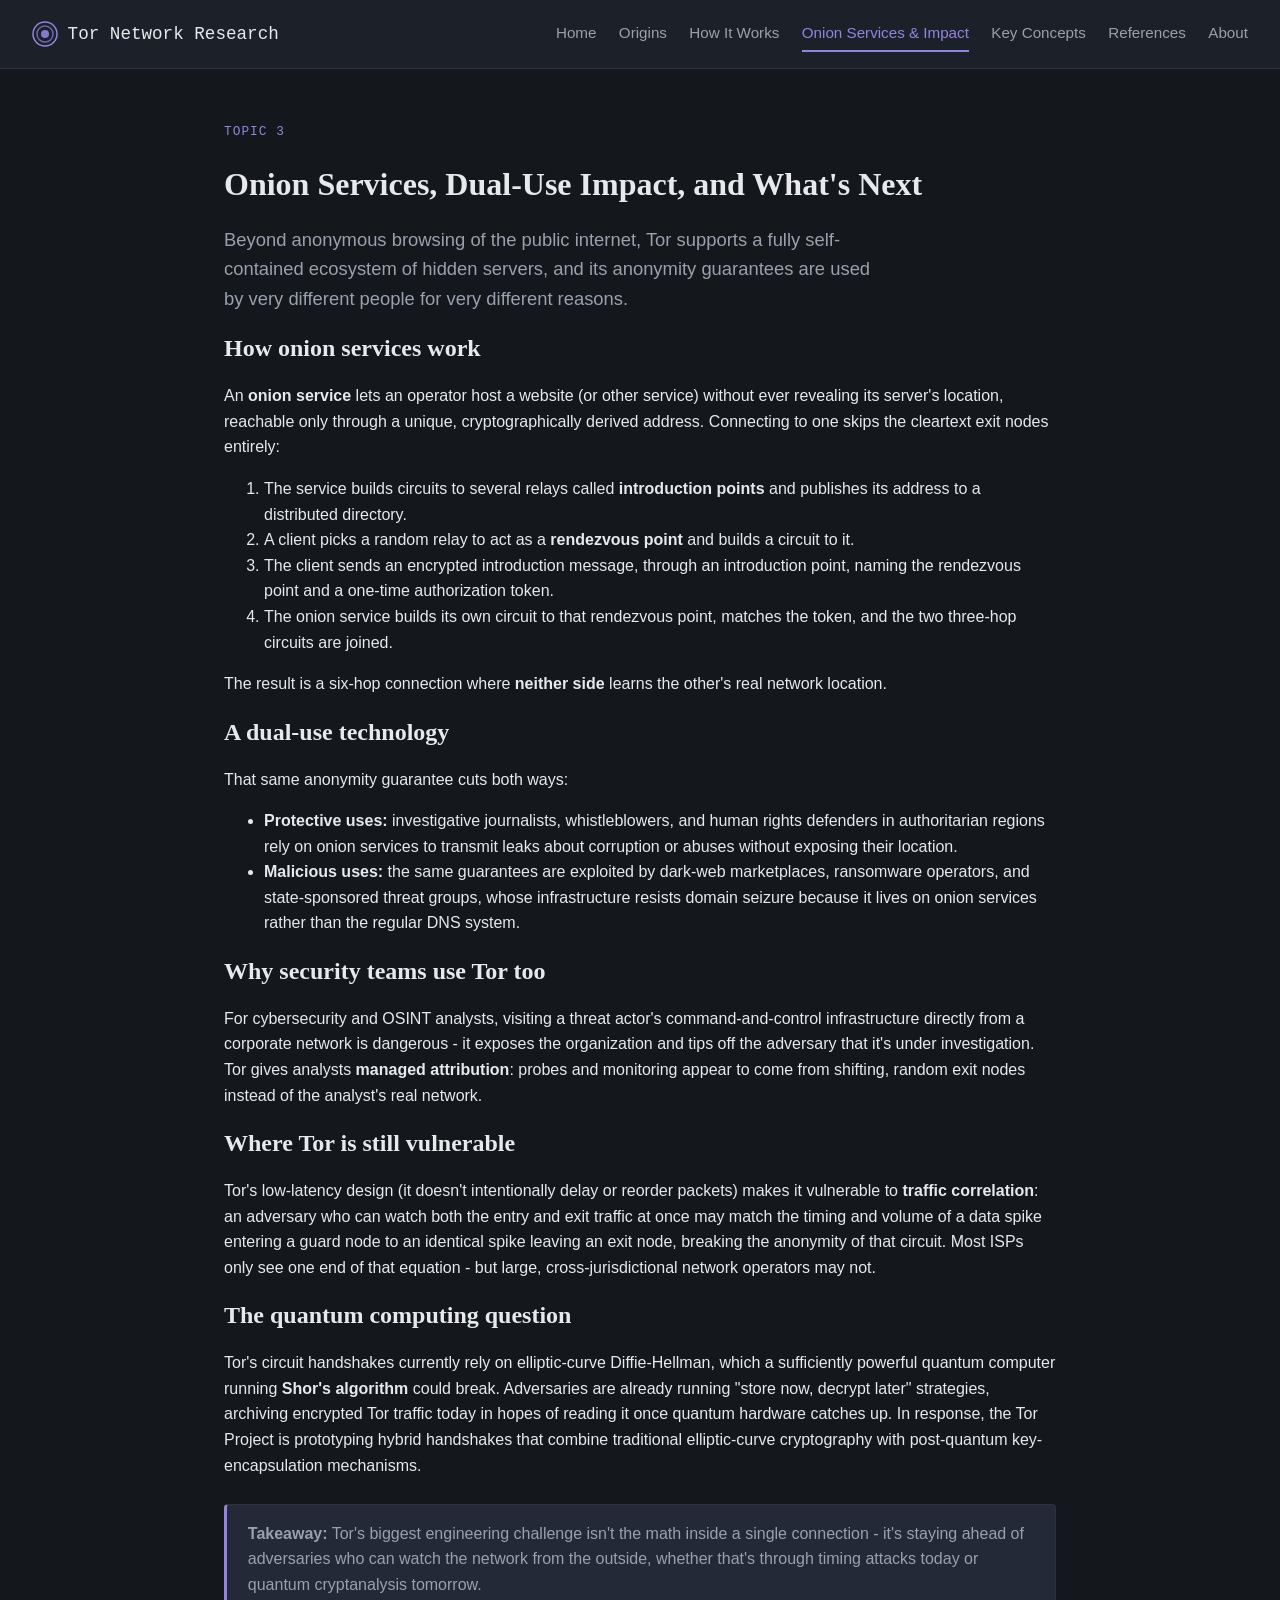
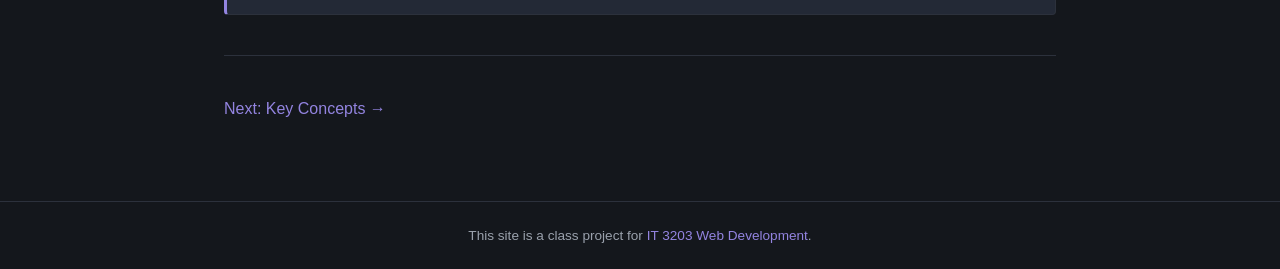
<file: topic3.html>
<!DOCTYPE html>
<html lang="en">
<head>
  <meta charset="UTF-8">
  <meta name="viewport" content="width=device-width, initial-scale=1.0">
  <title>Onion Services &amp; Impact | Tor Network Research</title>
  <link rel="stylesheet" href="css/style.css">
</head>
<body>

  <header id="site-header">
    <div class="logo">
      <img src="images/logo-ring.svg" alt="" class="ring" width="26" height="26">
      Tor Network Research
    </div>
    <button id="nav-toggle" class="nav-toggle" aria-label="Toggle menu" aria-expanded="false">
      <span></span><span></span><span></span>
    </button>
    <nav class="main-nav">
      <a href="index.html">Home</a>
      <a href="topic1.html">Origins</a>
      <a href="topic2.html">How It Works</a>
      <a href="topic3.html" class="active">Onion Services &amp; Impact</a>
      <a href="key-concepts.html">Key Concepts</a>
      <a href="references.html">References</a>
      <a href="about.html">About</a>
    </nav>
  </header>

  <main>
    <p class="eyebrow">Topic 3</p>
    <h1>Onion Services, Dual-Use Impact, and What's Next</h1>
    <p class="lede">
      Beyond anonymous browsing of the public internet, Tor supports a fully
      self-contained ecosystem of hidden servers, and its anonymity guarantees
      are used by very different people for very different reasons.
    </p>

    <h2>How onion services work</h2>
    <p>
      An <strong>onion service</strong> lets an operator host a website (or other
      service) without ever revealing its server's location, reachable only through
      a unique, cryptographically derived address. Connecting to one skips the
      cleartext exit nodes entirely:
    </p>
    <ol>
      <li>The service builds circuits to several relays called <strong>introduction points</strong> and publishes its address to a distributed directory.</li>
      <li>A client picks a random relay to act as a <strong>rendezvous point</strong> and builds a circuit to it.</li>
      <li>The client sends an encrypted introduction message, through an introduction point, naming the rendezvous point and a one-time authorization token.</li>
      <li>The onion service builds its own circuit to that rendezvous point, matches the token, and the two three-hop circuits are joined.</li>
    </ol>
    <p>
      The result is a six-hop connection where <strong>neither side</strong> learns
      the other's real network location.
    </p>

    <h2>A dual-use technology</h2>
    <p>
      That same anonymity guarantee cuts both ways:
    </p>
    <ul>
      <li>
        <strong>Protective uses:</strong> investigative journalists, whistleblowers,
        and human rights defenders in authoritarian regions rely on onion services to
        transmit leaks about corruption or abuses without exposing their location.
      </li>
      <li>
        <strong>Malicious uses:</strong> the same guarantees are exploited by dark-web
        marketplaces, ransomware operators, and state-sponsored threat groups, whose
        infrastructure resists domain seizure because it lives on onion services
        rather than the regular DNS system.
      </li>
    </ul>

    <h2>Why security teams use Tor too</h2>
    <p>
      For cybersecurity and OSINT analysts, visiting a threat actor's
      command-and-control infrastructure directly from a corporate network is
      dangerous - it exposes the organization and tips off the adversary that
      it's under investigation. Tor gives analysts <strong>managed attribution</strong>:
      probes and monitoring appear to come from shifting, random exit nodes instead of
      the analyst's real network.
    </p>

    <h2>Where Tor is still vulnerable</h2>
    <p>
      Tor's low-latency design (it doesn't intentionally delay or reorder packets)
      makes it vulnerable to <strong>traffic correlation</strong>: an adversary who can
      watch both the entry and exit traffic at once may match the timing and volume of
      a data spike entering a guard node to an identical spike leaving an exit node,
      breaking the anonymity of that circuit. Most ISPs only see one end of that
      equation - but large, cross-jurisdictional network operators may not.
    </p>

    <h2>The quantum computing question</h2>
    <p>
      Tor's circuit handshakes currently rely on elliptic-curve Diffie-Hellman, which
      a sufficiently powerful quantum computer running <strong>Shor's algorithm</strong>
      could break. Adversaries are already running "store now, decrypt later"
      strategies, archiving encrypted Tor traffic today in hopes of reading it
      once quantum hardware catches up. In response, the Tor Project is prototyping
      hybrid handshakes that combine traditional elliptic-curve cryptography with
      post-quantum key-encapsulation mechanisms.
    </p>

    <div class="callout">
      <strong>Takeaway:</strong> Tor's biggest engineering challenge isn't the math
      inside a single connection - it's staying ahead of adversaries who can
      watch the network from the outside, whether that's through timing attacks today
      or quantum cryptanalysis tomorrow.
    </div>

    <hr class="divider">
    <p><a href="key-concepts.html">Next: Key Concepts &rarr;</a></p>
  </main>

  <footer>
    This site is a class project for
    <a href="https://ksuweb.github.io/IT3203/" target="_blank" rel="noopener">IT 3203 Web Development</a>.
  </footer>

  <script src="js/main.js"></script>
</body>
</html>
</file>
<file: css/style.css>
/*  
   IT 3203 Milestone #1 — style.css
   Topic: Research on Web Evolution: A Technical Analysis of the Tor Network

   DESIGN NOTES (for my own documentation / explaining the code):
   - Palette is dark charcoal + a single muted violet accent. Violet
     nods to Tor's real onion/purple branding without being loud —
     keeps the "simple business style" the assignment asks for.
   - Headings use a serif (Georgia) to feel like a technical report;
     body text uses the system sans stack for readability; a
     monospace stack is reserved for protocol/technical terms
     (node names, key sizes) so they visually read as "technical".
   - The repeating "ring" motif (concentric circles) in the header
     logo and section dividers is a visual callback to onion-layer
     encryption — the one signature element of the design.
     */

/* - CSS custom properties - */
:root {
  --bg: #14171c;          /* page background */
  --surface: #1c2129;     /* card / panel background */
  --surface-alt: #232936; /* slightly lighter panel, for tables/alt rows */
  --text: #e7e9ec;        /* primary text */
  --text-muted: #9aa1ac;  /* secondary text */
  --accent: #9384e0;      /* muted violet accent */
  --accent-soft: rgba(147, 132, 224, 0.15);
  --border: #2c313c;

  --font-display: Georgia, "Times New Roman", serif;
  --font-body: -apple-system, "Segoe UI", Roboto, Helvetica, Arial, sans-serif;
  --font-mono: "Consolas", "SFMono-Regular", Menlo, monospace;
}

/* - Element (type) selectors - */
/* Type selectors reset/establish base look for whole document */
* {
  box-sizing: border-box;
}

body {
  margin: 0;
  background-color: var(--bg);
  color: var(--text);
  font-family: var(--font-body);
  line-height: 1.6;
}

h1, h2, h3 {
  font-family: var(--font-display);
  color: var(--text);
  line-height: 1.25;
}

a {
  color: var(--accent);
  text-decoration: none;
}

/* Pseudo-class selector — hover effect required by the assignment */
a:hover {
  text-decoration: underline;
  color: #b3a7ff;
}

table {
  border-collapse: collapse;
  width: 100%;
}

th, td {
  border: 1px solid var(--border);
  padding: 0.6rem 0.9rem;
  text-align: left;
}

img {
  max-width: 100%;
  display: block;
}

/* - Layout: header (Flexbox) - */
/* ID selector — there is only ever one site header per page */
#site-header {
  display: flex;
  align-items: center;
  justify-content: space-between;
  flex-wrap: wrap;
  gap: 1rem;
  padding: 1rem 2rem;
  background-color: var(--surface);
  border-bottom: 1px solid var(--border);
  position: sticky;
  top: 0;
  z-index: 10;
}

.logo {
  display: flex;
  align-items: center;
  gap: 0.6rem;
  font-family: var(--font-mono);
  font-size: 1.1rem;
  color: var(--text);
}

.logo .ring {
  width: 26px;
  height: 26px;
  flex-shrink: 0;
}

/* Class selector — the nav is reused (as the same class) on every page */
.main-nav {
  display: flex;
  flex-wrap: wrap;
  gap: 1.4rem;
}

.main-nav a {
  color: var(--text-muted);
  font-size: 0.95rem;
  padding: 0.3rem 0;
  border-bottom: 2px solid transparent;
}

.main-nav a:hover {
  color: var(--text);
  border-bottom: 2px solid var(--accent);
  text-decoration: none;
}

.main-nav a.active {
  color: var(--accent);
  border-bottom: 2px solid var(--accent);
}

/* - Layout: main content   */
main {
  max-width: 880px;
  margin: 0 auto;
  padding: 2.5rem 1.5rem 4rem;
}

.eyebrow {
  font-family: var(--font-mono);
  font-size: 0.8rem;
  letter-spacing: 0.08em;
  text-transform: uppercase;
  color: var(--accent);
  margin-bottom: 0.4rem;
}

.lede {
  font-size: 1.15rem;
  color: var(--text-muted);
  max-width: 65ch;
}

/* Smaller variant of .lede, used for secondary intro lines */
.lede-sub {
  font-size: 1rem;
}

.divider {
  border: none;
  border-top: 1px solid var(--border);
  margin: 2.5rem 0;
}

/* - Homepage: table of contents grid - */
/* CSS Grid layout, required by the assignment */
.toc-grid {
  display: grid;
  grid-template-columns: repeat(auto-fit, minmax(230px, 1fr));
  gap: 1.2rem;
  margin-top: 1.5rem;
}

.toc-card {
  background-color: var(--surface);
  border: 1px solid var(--border);
  border-radius: 6px;
  padding: 1.2rem 1.3rem;
  transition: border-color 0.2s ease, transform 0.2s ease;
}

.toc-card:hover {
  border-color: var(--accent);
  transform: translateY(-2px);
}

.toc-card h3 {
  margin: 0 0 0.4rem;
  font-size: 1.05rem;
}

.toc-card p {
  margin: 0;
  color: var(--text-muted);
  font-size: 0.92rem;
}

/* Wrapper link for a whole toc-card  */
.toc-link {
  text-decoration: none;
  color: inherit;
  display: block;
}

.key-terms {
  display: flex;
  flex-wrap: wrap;
  gap: 0.5rem;
  margin-top: 0.8rem;
}

.key-terms span {
  font-family: var(--font-mono);
  font-size: 0.8rem;
  background-color: var(--accent-soft);
  color: var(--accent);
  padding: 0.25rem 0.6rem;
  border-radius: 4px;
  border: 1px solid rgba(147, 132, 224, 0.35);
}

/* - Key Concepts page grid - */
.concept-grid {
  display: grid;
  grid-template-columns: repeat(auto-fit, minmax(260px, 1fr));
  gap: 1.4rem;
  margin-top: 1.5rem;
}

.concept-card {
  background-color: var(--surface);
  border: 1px solid var(--border);
  border-left: 3px solid var(--accent);
  padding: 1.1rem 1.3rem;
  border-radius: 4px;
}

.concept-card h3 {
  margin-top: 0;
  font-size: 1.05rem;
}

/* - Reusable content blocks - */
.callout {
  background-color: var(--surface-alt);
  border: 1px solid var(--border);
  border-left: 3px solid var(--accent);
  padding: 1rem 1.3rem;
  border-radius: 4px;
  margin: 1.6rem 0;
  color: var(--text-muted);
}

figure {
  margin: 1.8rem 0;
  padding: 1.2rem;
  background-color: var(--surface);
  border: 1px solid var(--border);
  border-radius: 6px;
  text-align: center;
}

figcaption {
  margin-top: 0.7rem;
  font-size: 0.85rem;
  color: var(--text-muted);
  font-family: var(--font-mono);
}

/* - About page - */
.about-layout {
  display: flex;
  gap: 2rem;
  flex-wrap: wrap;
  align-items: flex-start;
}

.about-layout .avatar-ring {
  width: 140px;
  height: 140px;
  flex-shrink: 0;
}

/* - Footer - */
footer {
  border-top: 1px solid var(--border);
  padding: 1.4rem 2rem;
  text-align: center;
  color: var(--text-muted);
  font-size: 0.85rem;
}

/* Quiz page (Milestone 2) */

/* Each question sits in its own fieldset */
.quiz-form fieldset {
  background-color: var(--surface);
  border: 1px solid var(--border);
  border-radius: 6px;
  padding: 1.2rem 1.4rem 1.4rem;
  margin-bottom: 1.4rem;
}

.quiz-form legend {
  font-family: var(--font-display);
  font-size: 1.05rem;
  padding: 0 0.4rem;
  color: var(--text);
}

.quiz-form .option {
  display: block;
  margin: 0.5rem 0;
  padding: 0.4rem 0.6rem;
  border-radius: 4px;
  cursor: pointer;
}

.quiz-form .option:hover {
  background-color: var(--accent-soft);
}

.quiz-form input[type="radio"],
.quiz-form input[type="checkbox"] {
  margin-right: 0.6rem;
}

.quiz-form input[type="text"] {
  width: 100%;
  max-width: 320px;
  padding: 0.5rem 0.7rem;
  background-color: var(--bg);
  border: 1px solid var(--border);
  border-radius: 4px;
  color: var(--text);
  font-family: var(--font-body);
  font-size: 1rem;
}

.quiz-form input[type="text"]:focus {
  outline: none;
  border-color: var(--accent);
}

.quiz-buttons {
  display: flex;
  gap: 1rem;
  margin-top: 1rem;
}

.btn {
  font-family: var(--font-body);
  font-size: 0.95rem;
  padding: 0.65rem 1.4rem;
  border-radius: 4px;
  border: 1px solid var(--accent);
  cursor: pointer;
}

.btn-primary {
  background-color: var(--accent);
  color: #14171c;
  font-weight: bold;
}

.btn-primary:hover {
  background-color: #a99cf0;
}

.btn-secondary {
  background-color: transparent;
  color: var(--accent);
}

.btn-secondary:hover {
  background-color: var(--accent-soft);
}

/* - Quiz results - */
#quiz-results {
  margin-top: 2rem;
}

.result-banner {
  padding: 1rem 1.3rem;
  border-radius: 6px;
  font-family: var(--font-display);
  font-size: 1.2rem;
  margin-bottom: 1.4rem;
}

/* Class selectors toggled by JS depending on pass/fail */
.result-banner.pass {
  background-color: rgba(84, 196, 133, 0.15);
  border: 1px solid #54c485;
  color: #54c485;
}

.result-banner.fail {
  background-color: rgba(224, 108, 108, 0.15);
  border: 1px solid #e06c6c;
  color: #e06c6c;
}

.result-item {
  background-color: var(--surface);
  border: 1px solid var(--border);
  border-left: 4px solid var(--border);
  border-radius: 4px;
  padding: 0.8rem 1.1rem;
  margin-bottom: 0.8rem;
}

.result-item.correct {
  border-left-color: #54c485;
}

.result-item.incorrect {
  border-left-color: #e06c6c;
}

.result-item .status {
  font-family: var(--font-mono);
  font-size: 0.8rem;
  text-transform: uppercase;
  letter-spacing: 0.05em;
}

.result-item.correct .status {
  color: #54c485;
}

.result-item.incorrect .status {
  color: #e06c6c;
}

.result-item .answer-line {
  color: var(--text-muted);
  font-size: 0.9rem;
  margin-top: 0.3rem;
}

/*
   Mobile nav toggle (hamburger button)
   Hidden by default — only shown once the small-screen media
   query below turns it on. The three <span> children become the
   three bars of the icon.*/
.nav-toggle {
  display: none;
  flex-direction: column;
  justify-content: center;
  gap: 5px;
  width: 40px;
  height: 40px;
  padding: 0;
  background: transparent;
  border: 1px solid var(--border);
  border-radius: 4px;
  cursor: pointer;
}

.nav-toggle span {
  display: block;
  width: 20px;
  height: 2px;
  margin: 0 auto;
  background-color: var(--text);
}

/*  
   Responsive table wrapper
   Tables don't reflow well on narrow screens, so instead of
   forcing the columns to squeeze, we let this wrapper scroll
   horizontally and leave the table itself alone.
     */
.table-scroll {
  width: 100%;
  overflow-x: auto;
  -webkit-overflow-scrolling: touch;
  margin: 1rem 0;
}

.table-scroll table {
  min-width: 480px; /* keeps columns readable instead of crushing them */
}

/*  
   RESPONSIVE / MOBILE MEDIA QUERIES  (Milestone 3)
   Two breakpoints, mobile-first-ish adjustments layered on top
   of the desktop styles above:
     - 768px and below  - tablets / small laptops
     - 480px and below  - phones
     */

/*    Breakpoint 1: tablets and small screens (<=768px)    */
@media (max-width: 768px) {

  main {
    padding: 2rem 1.2rem 3rem;
  }

  h1 {
    font-size: 1.7rem;
  }

  /* Site menu: collapse into a hamburger-triggered dropdown */
  .nav-toggle {
    display: flex;
  }

  .main-nav {
    display: none;              /* hidden until toggled open */
    flex-direction: column;
    gap: 0;
    width: 100%;
    order: 3;                   /* push it below the logo/toggle row */
  }

  .main-nav.open {
    display: flex;
  }

  .main-nav a {
    padding: 0.75rem 0.4rem;
    border-bottom: 1px solid var(--border);
    width: 100%;
  }

  #site-header {
    padding: 0.9rem 1.2rem;
  }

  /* Homepage / key-concepts card grids: drop to two columns */
  .toc-grid,
  .concept-grid {
    grid-template-columns: repeat(auto-fit, minmax(200px, 1fr));
  }

  /* About page: stack photo above bio instead of side-by-side */
  .about-layout {
    flex-direction: column;
    align-items: center;
    text-align: center;
  }

  /* Quiz form: a little tighter, still comfortable to tap */
  .quiz-form fieldset {
    padding: 1rem 1.1rem 1.2rem;
  }
}

/*    Breakpoint 2: phones (<=480px)    */
@media (max-width: 480px) {

  main {
    padding: 1.5rem 1rem 2.5rem;
  }

  h1 {
    font-size: 1.4rem;
  }

  .lede {
    font-size: 1rem;
  }

  .logo {
    font-size: 0.95rem;
  }

  /* Single-column card grids on phones */
  .toc-grid,
  .concept-grid {
    grid-template-columns: 1fr;
  }

  table {
    font-size: 0.85rem;
  }

  th, td {
    padding: 0.45rem 0.6rem;
  }

  /* Quiz controls: full-width, stacked, larger tap targets */
  .quiz-form .option {
    padding: 0.6rem 0.6rem;
  }

  .quiz-buttons {
    flex-direction: column;
  }

  .btn {
    width: 100%;
    text-align: center;
    padding: 0.8rem 1rem; /* taller tap target on touchscreens */
  }

  .result-banner {
    font-size: 1.05rem;
  }
}
</file>
